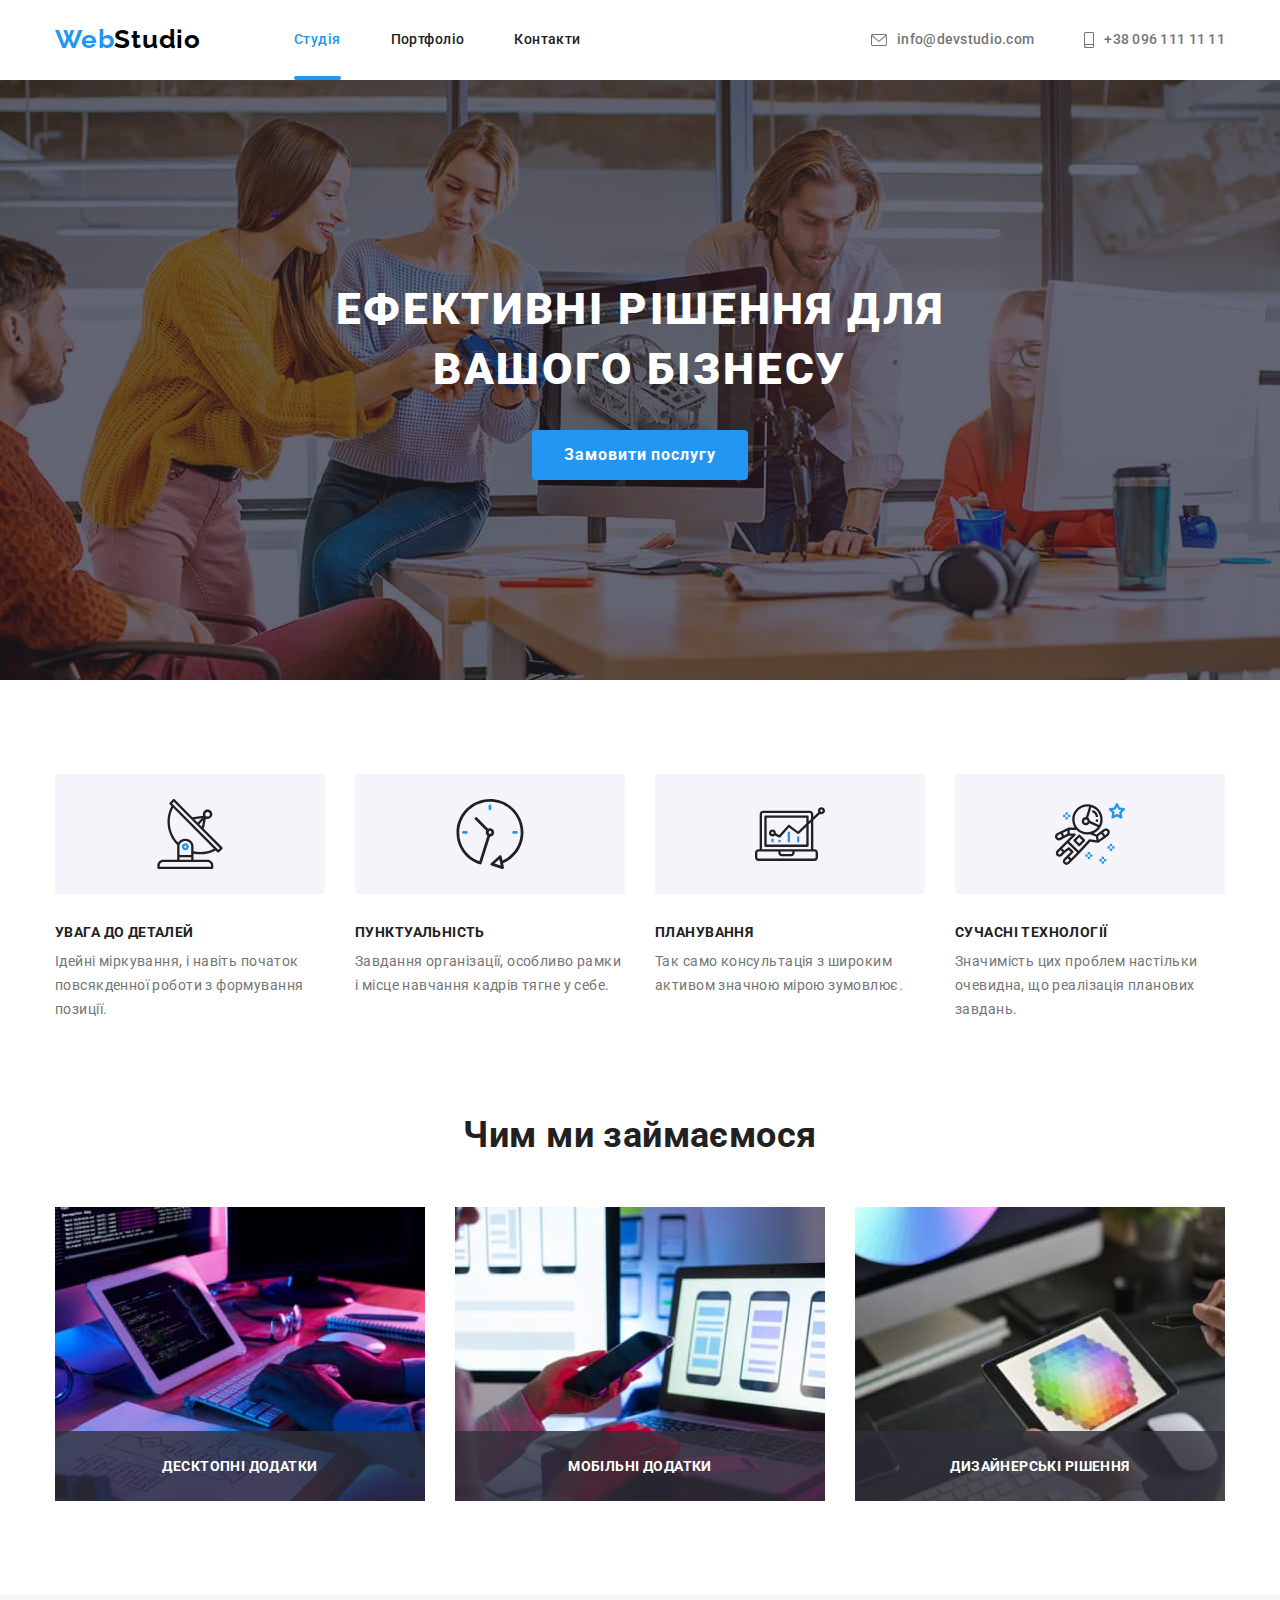
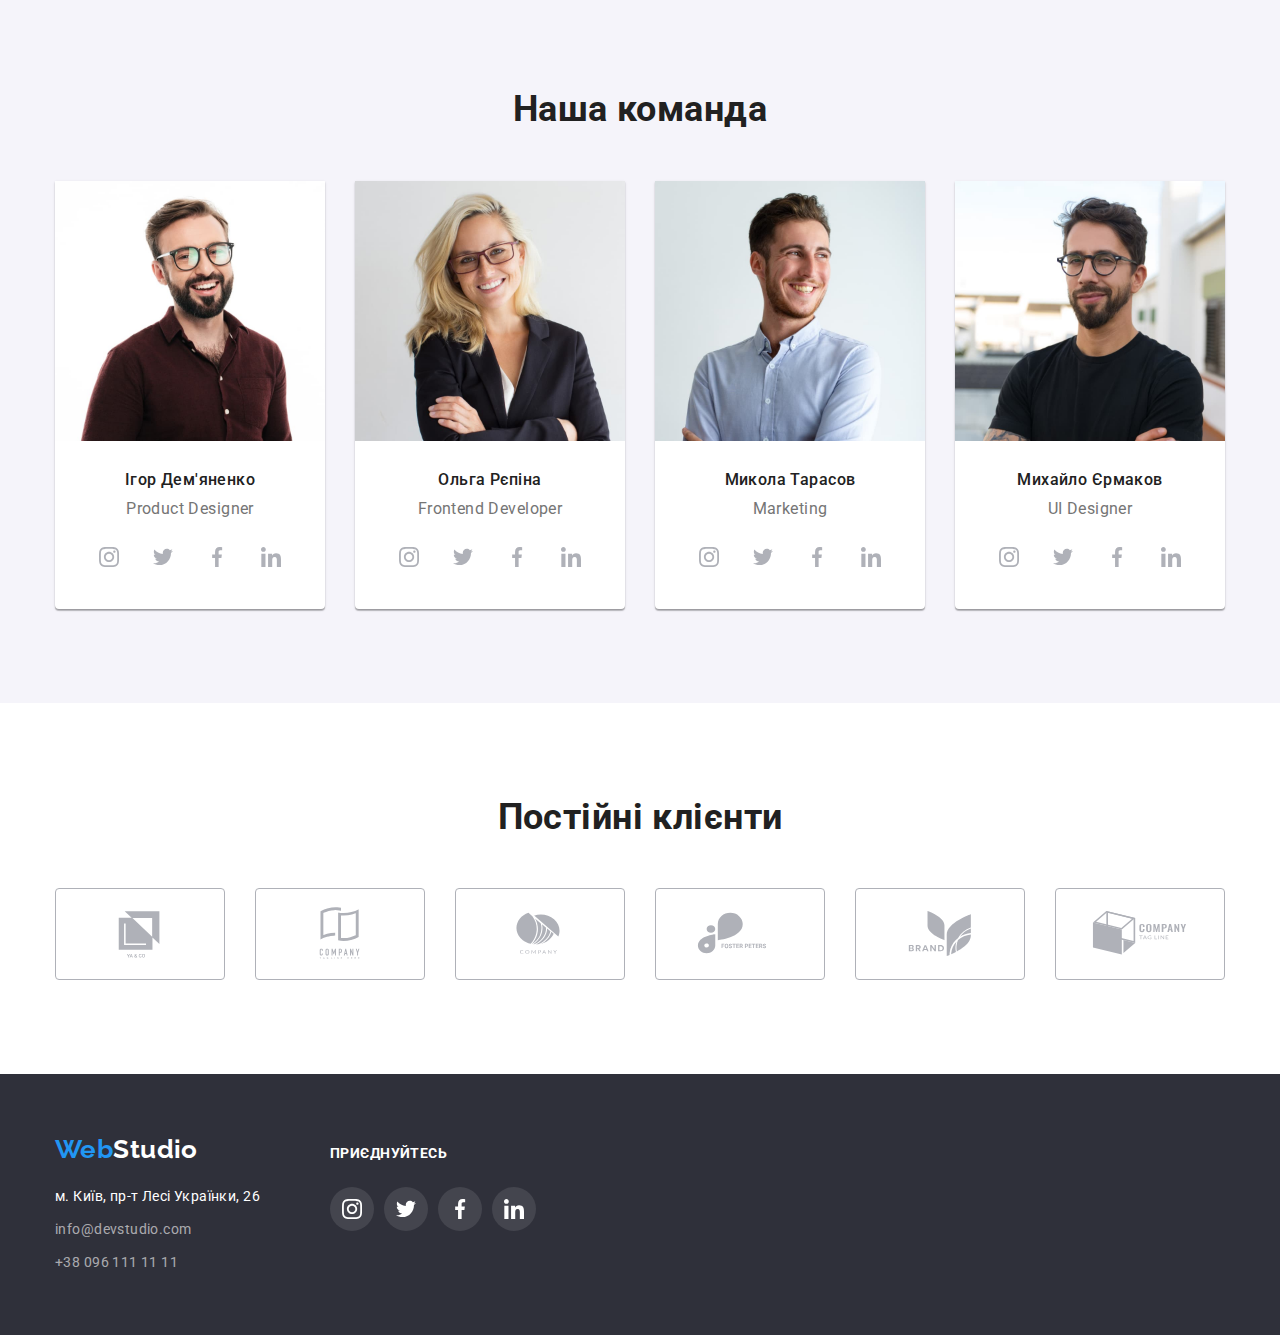
<file: index.html>
<!DOCTYPE html>
<html lang="uk">
	<head>
		<meta charset="UTF-8" />
		<meta http-equiv="X-UA-Compatible" content="IE=edge" />
		<meta name="viewport" content="width=device-width, initial-scale=1.0" />
		<link
			rel="stylesheet"
			href="https://cdnjs.cloudflare.com/ajax/libs/modern-normalize/1.1.0/modern-normalize.min.css"
			integrity="sha512-wpPYUAdjBVSE4KJnH1VR1HeZfpl1ub8YT/NKx4PuQ5NmX2tKuGu6U/JRp5y+Y8XG2tV+wKQpNHVUX03MfMFn9Q=="
			crossorigin="anonymous"
			referrerpolicy="no-referrer"
		/>

		<title>Студія</title>
		<link rel="preconnect" href="https://fonts.googleapis.com" />
		<link rel="preconnect" href="https://fonts.gstatic.com" crossorigin />
		<link
			href="https://fonts.googleapis.com/css2?family=Raleway:wght@700&family=Roboto:wght@400;500;700;900&display=swap"
			rel="stylesheet"
		/>
		<link rel="stylesheet" href="./css/modern-normalize.css" />
		<link rel="stylesheet" href="./css/styles.css" />
	</head>
	<body>
		<div class="backdrop is-hidden" data-modal>
			<div class="modal">
				<button class="modal-close" data-modal-close><svg class="close-icon"><use href="./images/symbol-defs.svg#close-black-btn"></use></svg></button>
			</div>
		</div>
		<header>
			<div class="container">
				<nav class="header-nav">
					<a class="logo" href="./index.html">Web<span class="logo-second-part">Studio</span>
					</a>
					<ul class="site-nav">
						<li class="site-link-item"><a class="link current" href="">Студія</a></li>
						<li class="site-link-item"><a class="link" href="./portfolio.html">Портфоліо</a></li>
						<li class="site-link-item"><a class="link" href="">Контакти</a></li>
					</ul>
				</nav>
				<ul class="header-mail-tel">
					<li>
						<a class="link-mail-tel" href="mailto:info@devstudio.com">
							<svg class="header-icon">
								<use href="./images/symbol-defs.svg#envelope"></use>
							</svg>
							info@devstudio.com
						</a>
					</li>
					<li class="header-last-item">
						<a class="link-mail-tel tel" rel="noopener noreferrer" href="tel:+380961111111">
							<svg class="header-icon-phone">
								<use href="./images/symbol-defs.svg#smartphone"></use>
							</svg>
							+38 096 111 11 11
						</a>
					</li>
				</ul>
			</div>
		</header>
		<main>

			<section class="hero">
				<div class="container">
					<h1 class="hero-title">Ефективні рішення для вашого бізнесу</h1>
					<button class="hero-button" data-modal-open>Замовити послугу</button>
				</div>
			</section>
			<section class="features-class">
				<div class="container">
					<h2 class="visually-hidden">Переваги в роботі</h2>
					<ul class="features">
						<li class="features-item">
							<div class="features-icon-block">
							<svg class="group-icon">
								<use href="./images/symbol-defs.svg#antenna"></use>
							</svg></div>
							<h3 class="features-title">УВАГА ДО ДЕТАЛЕЙ</h3>
							<p class="features-text">Ідейні міркування, і навіть початок повсякденної роботи з формування позиції.</p>
						</li>
						<li class="features-item"><div class="features-icon-block">
							<svg class="group-icon">
								<use href="./images/symbol-defs.svg#clock"></use>
							</svg></div>
							<h3 class="features-title">ПУНКТУАЛЬНІСТЬ</h3>
							<p class="features-text">Завдання організації, особливо рамки і місце навчання кадрів тягне у себе.</p>
						</li>
						<li class="features-item"><div class="features-icon-block">
							<svg class="group-icon">
								<use href="./images/symbol-defs.svg#diagram"></use>
							</svg></div>
							<h3 class="features-title">ПЛАНУВАННЯ</h3>
							<p class="features-text">Так само консультація з широким активом значною мірою зумовлює.</p>
						</li>
						<li class="features-item"><div class="features-icon-block">
							<svg class="group-icon">
								<use href="./images/symbol-defs.svg#astronaut"></use>
							</svg></div>
							<h3 class="features-title">СУЧАСНІ ТЕХНОЛОГІЇ</h3>
							<p class="features-text">Значимість цих проблем настільки очевидна, що реалізація планових завдань.</p>
						</li>
					</ul>
				</div>
			</section>
			<section class="work">
				<div class="container">
					<h2 class="work-title">Чим ми займаємося</h2>
					<ul class="work-pictures">
						<li>
							<div class="work-thumb">
							<img width="370" height="294" src="./images/box1.jpg" alt="Розробник друкує скріпт на клавіатурі" />
						<div class="work-thumb-text-background"><p class="work-thumb-text">Десктопні додатки</p></div></div>
						</li>
						<li><div class="work-thumb">
							<img width="370" height="294" src="./images/box2.jpg" alt="Розробка для смартфонів" /><div class="work-thumb-text-background"><p class="work-thumb-text">Мобільні додатки</p></div></div>
						</li>
						<li><div class="work-thumb">
							<img width="370" height="294" src="./images/box3.jpg" alt="Розробник обирає колір на планшеті" /><div class="work-thumb-text-background"><p class="work-thumb-text">Дизайнерські рішення</p></div></div>
						</li>
					</ul>
				</div>
			</section>
			<section class="team">
				<div class="container">
					<h2 class="work-title">Наша команда</h2>
					<ul class="team-card-list">
						<li class="team-card">
							<img width="270" height="260" src="./images/photo1.jpg" alt="Ігор Дем'яненко" />
							<div class="team-card-container">
								<h3 class="team-member">Ігор Дем'яненко</h3>
								<p class="team-member-position">Product Designer</p>
								<ul class="icons-list">
									<li class="icon-item">
										<a class="icon-link" href="">
											<svg class="instagram-icon">
												<use href="./images/symbol-defs.svg#instagram"></use>
											</svg>
										</a>
									</li>
									<li class="icon-item">
										<a class="icon-link" href="">
											<svg class="instagram-icon">
												<use href="./images/symbol-defs.svg#twitter"></use>
											</svg>
										</a>
									</li>
									<li class="icon-item">
										<a class="icon-link" href="">
											<svg class="instagram-icon">
												<use href="./images/symbol-defs.svg#facebook"></use>
											</svg>
										</a>
									</li>
									<li class="icon-item">
										<a class="icon-link" href="">
											<svg class="instagram-icon">
												<use href="./images/symbol-defs.svg#linkedin"></use>
											</svg>
										</a>
									</li>
								</ul>
							</div>
						</li>
						<li class="team-card">
							<img width="270" height="260" src="./images/photo2.jpg" alt="Ольга Рєпіна" />
							<div class="team-card-container">
								<h3 class="team-member">Ольга Рєпіна</h3>
								<p class="team-member-position">Frontend Developer</p>
								<ul class="icons-list">
									<li class="icon-item">
										<a class="icon-link" href="">
											<svg class="instagram-icon">
												<use href="./images/symbol-defs.svg#instagram"></use>
											</svg>
										</a>
									</li>
									<li class="icon-item">
										<a class="icon-link" href="">
											<svg class="instagram-icon">
												<use href="./images/symbol-defs.svg#twitter"></use>
											</svg>
										</a>
									</li>
									<li class="icon-item">
										<a class="icon-link" href="">
											<svg class="instagram-icon">
												<use href="./images/symbol-defs.svg#facebook"></use>
											</svg>
										</a>
									</li>
									<li class="icon-item">
										<a class="icon-link" href="">
											<svg class="instagram-icon">
												<use href="./images/symbol-defs.svg#linkedin"></use>
											</svg>
										</a>
									</li>
								</ul>
							</div>
						</li>
						<li class="team-card">
							<img width="270" height="260" src="./images/photo3.jpg" alt="Микола Тарасов" />
							<div class="team-card-container">
								<h3 class="team-member">Микола Тарасов</h3>
								<p class="team-member-position">Marketing</p>
								<ul class="icons-list">
									<li class="icon-item">
										<a class="icon-link" href="">
											<svg class="instagram-icon">
												<use href="./images/symbol-defs.svg#instagram"></use>
											</svg>
										</a>
									</li>
									<li class="icon-item">
										<a class="icon-link" href="">
											<svg class="instagram-icon">
												<use href="./images/symbol-defs.svg#twitter"></use>
											</svg>
										</a>
									</li>
									<li class="icon-item">
										<a class="icon-link" href="">
											<svg class="instagram-icon">
												<use href="./images/symbol-defs.svg#facebook"></use>
											</svg>
										</a>
									</li>
									<li class="icon-item">
										<a class="icon-link" href="">
											<svg class="instagram-icon">
												<use href="./images/symbol-defs.svg#linkedin"></use>
											</svg>
										</a>
									</li>
								</ul>
							</div>
						</li>
						<li class="team-card">
							<img width="270" height="260" src="./images/photo4.jpg" alt="Михайло Єрмаков" />
							<div class="team-card-container">
								<h3 class="team-member">Михайло Єрмаков</h3>
								<p class="team-member-position">UI Designer</p>
								<ul class="icons-list">
									<li class="icon-item">
										<a class="icon-link" href="">
											<svg class="instagram-icon">
												<use href="./images/symbol-defs.svg#instagram"></use>
											</svg>
										</a>
									</li>
									<li class="icon-item">
										<a class="icon-link" href="">
											<svg class="instagram-icon">
												<use href="./images/symbol-defs.svg#twitter"></use>
											</svg>
										</a>
									</li>
									<li class="icon-item">
										<a class="icon-link" href="">
											<svg class="instagram-icon">
												<use href="./images/symbol-defs.svg#facebook"></use>
											</svg>
										</a>
									</li>
									<li class="icon-item">
										<a class="icon-link" href="">
											<svg class="instagram-icon">
												<use href="./images/symbol-defs.svg#linkedin"></use>
											</svg>
										</a>
									</li>
								</ul>
							</div>
						</li>
					</ul>
				</div>
			</section>
			<section class="features-class">
				<div class="container">
					<h2 class="work-title">Постійні клієнти</h2>
					<ul class="customers-list">
						<li class="customer-item">
							<a class="customer-link" href="">
								<svg class="custumer-icon">
									<use href="./images/symbol-defs.svg#logo1"></use>
								</svg>
							</a>
						</li>
						<li class="customer-item">
							<a class="customer-link" href="">
								<svg class="custumer-icon">
									<use href="./images/symbol-defs.svg#logo2"></use>
								</svg>
							</a>
						</li>
						<li class="customer-item">
							<a class="customer-link" href="">
								<svg class="custumer-icon">
									<use href="./images/symbol-defs.svg#logo3"></use>
								</svg>
							</a>
						</li>
						<li class="customer-item">
							<a class="customer-link" href="">
								<svg class="custumer-icon">
									<use href="./images/symbol-defs.svg#logo4"></use>
								</svg>
							</a>
						</li>
						<li class="customer-item">
							<a class="customer-link" href="">
								<svg class="custumer-icon">
									<use href="./images/symbol-defs.svg#logo5"></use>
								</svg>
							</a>
						</li>
						<li class="customer-item">
							<a class="customer-link" href="">
								<svg class="custumer-icon">
									<use href="./images/symbol-defs.svg#logo6"></use>
								</svg>
							</a>
						</li>
					</ul>
				</div>
			</section>
		</main>
		<footer class="footer">
			<div class="container box">
				<div class="footer-link-box">
					<a class="logo-footer" href="./index.html">Web<span class="logo-footer-second-part">Studio</span>
					</a>
					<address class="footer-address">
						<ul class="mail-tel">
							<li class="footer-address-item">
								<a
									class="link-mail-address"
									target="_blank"
									rel="noopener noreferrer"
									href="https://www.google.com/maps/place/%D0%B1%D1%83%D0%BB.+%D0%9B%D0%B5%D1%81%D0%B8+%D0%A3%D0%BA%D1%80%D0%B0%D0%B8%D0%BD%D0%BA%D0%B8,+26,+%D0%9A%D0%B8%D0%B5%D0%B2,+02000/@50.4265807,30.5361971,17z/data=!3m1!4b1!4m5!3m4!1s0x40d4cf0e033ecbe9:0x57a4dffefec77da0!8m2!3d50.4265807!4d30.5383858"
								>
									м. Київ, пр-т Лесі Українки, 26
								</a>
							</li>
							<li class="footer-address-item">
								<a
									class="link-mail-tel-footer"
									target="_blank"
									rel="noopener noreferrer"
									href="mailto:info@devstudio.com"
								>
									info@devstudio.com
								</a>
							</li>
							<li class="footer-address-item">
								<a class="link-mail-tel-footer" rel="noopener noreferrer" href="tel:+380961111111">+38 096 111 11 11</a>
							</li>
						</ul>
					</address>
				</div>
				<div class="footer-link-box-join">
					<p class="footer-title">приєднуйтесь</p>
					<ul class="footer-icons-list">
						<li class="footer-icon-item">
							<a class="footer-icon-link" href="">
								<svg class="footer-instagram-icon">
									<use href="./images/symbol-defs.svg#instagram"></use>
								</svg>
							</a>
						</li>
						<li class="footer-icon-item">
							<a class="footer-icon-link" href="">
								<svg class="footer-instagram-icon">
									<use href="./images/symbol-defs.svg#twitter"></use>
								</svg>
							</a>
						</li>
						<li class="footer-icon-item">
							<a class="footer-icon-link" href="">
								<svg class="footer-instagram-icon">
									<use href="./images/symbol-defs.svg#facebook"></use>
								</svg>
							</a>
						</li>
						<li class="footer-icon-item">
							<a class="footer-icon-link" href="">
								<svg class="footer-instagram-icon">
									<use href="./images/symbol-defs.svg#linkedin"></use>
								</svg>
							</a>
						</li>
					</ul>
				</div>
			</div>
		</footer>
		<script src="./js/modal.js"></script>
	</body>
</html>
</file>
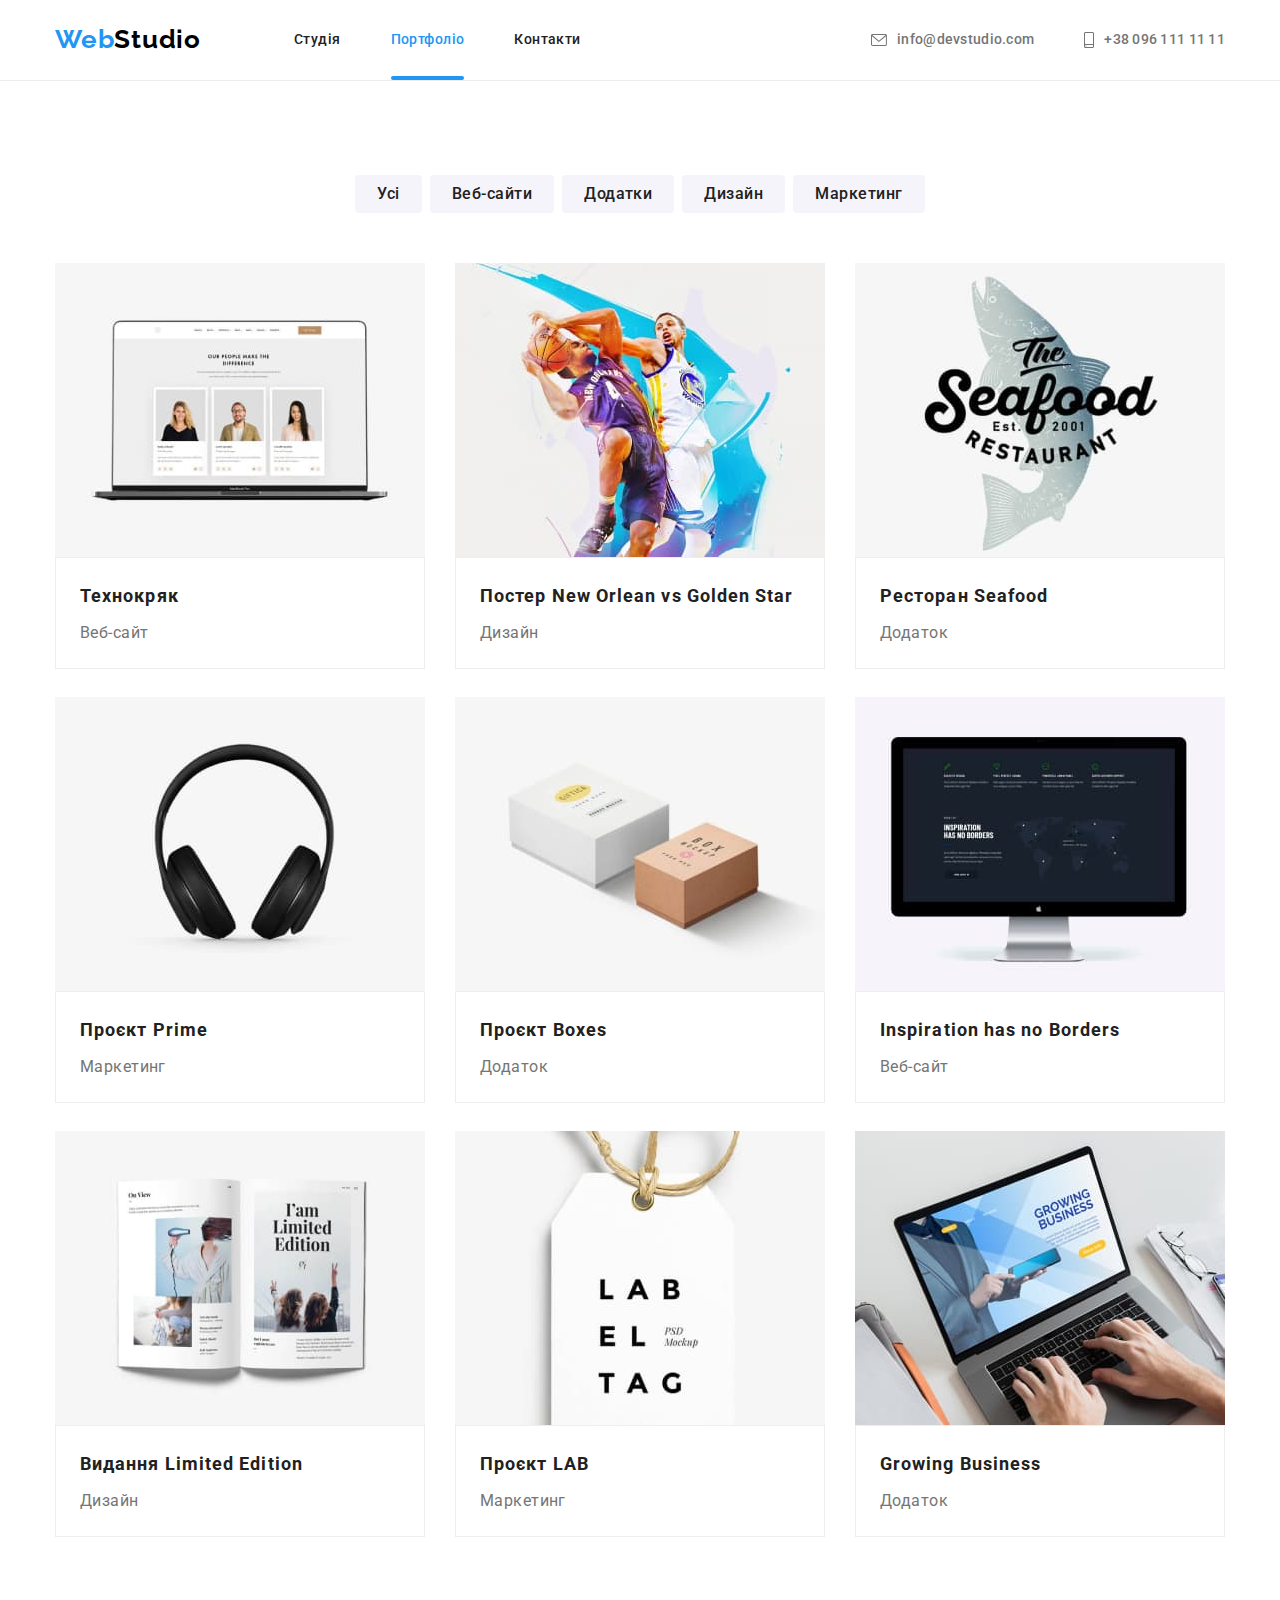
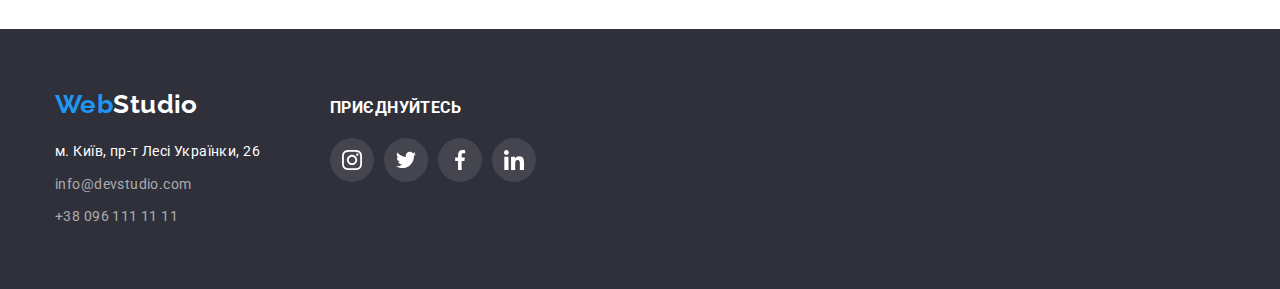
<file: portfolio.html>
<!DOCTYPE html>
<html lang="uk">
	<head>
		<meta charset="UTF-8" />
		<meta http-equiv="X-UA-Compatible" content="IE=edge" />
		<meta name="viewport" content="width=device-width, initial-scale=1.0" />
		<link
			rel="stylesheet"
			href="https://cdnjs.cloudflare.com/ajax/libs/modern-normalize/1.1.0/modern-normalize.min.css"
			integrity="sha512-wpPYUAdjBVSE4KJnH1VR1HeZfpl1ub8YT/NKx4PuQ5NmX2tKuGu6U/JRp5y+Y8XG2tV+wKQpNHVUX03MfMFn9Q=="
			crossorigin="anonymous"
			referrerpolicy="no-referrer"
		/>

		<title>Студія</title>
		<link rel="preconnect" href="https://fonts.googleapis.com" />
		<link rel="preconnect" href="https://fonts.gstatic.com" crossorigin />
		<link
			href="https://fonts.googleapis.com/css2?family=Raleway:wght@700&family=Roboto:wght@400;500;700;900&display=swap"
			rel="stylesheet"
		/>
		<link rel="stylesheet" href="./css/modern-normalize.css" />
		<link rel="stylesheet" href="./css/styles.css" />
	</head>
	<body>
		<header class="header-line">
			<div class="container">
				<nav class="header-nav">
					<a class="logo" href="./index.html">Web<span class="logo-second-part">Studio</span>
					</a>
					<ul class="site-nav">
						<li class="site-link-item"><a class="link" href="./index.html">Студія</a></li>
						<li class="site-link-item">
							<a class="link current" href="./portfolio.html">Портфоліо</a>
						</li>
						<li class="site-link-item"><a class="link" href="">Контакти</a></li>
					</ul>
				</nav>
				<ul class="header-mail-tel">
					<li>
						<a class="link-mail-tel" href="mailto:info@devstudio.com">
							<svg class="header-icon">
								<use href="./images/symbol-defs.svg#envelope"></use>
							</svg>
							info@devstudio.com
						</a>
					</li>
					<li class="header-last-item">
						<a class="link-mail-tel tel" rel="noopener noreferrer" href="tel:+380961111111">
							<svg class="header-icon-phone">
								<use href="./images/symbol-defs.svg#smartphone"></use>
							</svg>
							+38 096 111 11 11
						</a>
					</li>
				</ul>
			</div>
		</header>
		<main>
			<section class="portfolio">
				<div class="container">
					<h1 class="visually-hidden">Портфоліо</h1>
					<ul class="filter">
						<li>
							<button class="button secondary" type="button">Усі</button>
						</li>
						<li>
							<button class="button secondary" type="button">Веб-сайти</button>
						</li>
						<li>
							<button class="button secondary" type="button">Додатки</button>
						</li>
						<li>
							<button class="button secondary" type="button">Дизайн</button>
						</li>
						<li>
							<button class="button secondary" type="button">Маркетинг</button>
						</li>
					</ul>
					<ul class="works">
						<li class="works-item">
							<a class="works-link" href=""><div class="works-animation-area"><div class="works-animation-background"><p class="works-animation-text">Ресурс пропонує комплексні пропозиції з різним рівнем функціоналу та сервісів. Все це дозволить відвідувачу отримати вичерпні відомості про компанію чи приватну особу.</p></div>
								<img width="370" height="294" src="./images/portfolio-img1.jpg" alt="Ноутбук з роботами"/></div>
								<div class="works-item-text-block">
									<h2 class="works-name">Технокряк</h2>
									<p class="works-type">Веб-сайт</p>
								</div>
							</a>
						</li>
						<li class="works-item">
							<a class="works-link" href=""><div class="works-animation-area"><div class="works-animation-background"><p class="works-animation-text">Ресурс пропонує комплексні пропозиції з різним рівнем функціоналу та сервісів. Все це дозволить відвідувачу отримати вичерпні відомості про компанію чи приватну особу.</p></div>
								<img width="370" height="294" src="./images/portfolio-img2.jpg" alt="Баскетболісти у стрибку" /></div>
								<div class="works-item-text-block">
									<h2 class="works-name">Постер New Orlean vs Golden Star</h2>
									<p class="works-type">Дизайн</p>
								</div>
							</a>
						</li>
						<li class="works-item">
							<a class="works-link" href=""><div class="works-animation-area"><div class="works-animation-background"><p class="works-animation-text">Ресурс пропонує комплексні пропозиції з різним рівнем функціоналу та сервісів. Все це дозволить відвідувачу отримати вичерпні відомості про компанію чи приватну особу.</p></div>
								<img
									width="370"
									height="294"
									src="./images/portfolio-img3.jpg"
									alt="Логотип ресторану морської кухні"
								/></div>
								<div class="works-item-text-block">
									<h2 class="works-name">Ресторан Seafood</h2>
									<p class="works-type">Додаток</p>
								</div>
							</a>
						</li>
						<li class="works-item">
							<a class="works-link" href=""><div class="works-animation-area"><div class="works-animation-background"><p class="works-animation-text">Ресурс пропонує комплексні пропозиції з різним рівнем функціоналу та сервісів. Все це дозволить відвідувачу отримати вичерпні відомості про компанію чи приватну особу.</p></div>
								<img width="370" height="294" src="./images/portfolio-img4.jpg" alt="Навушники" /></div>
								<div class="works-item-text-block">
									<h2 class="works-name">Проєкт Prime</h2>
									<p class="works-type">Маркетинг</p>
								</div>
							</a>
						</li>
						<li class="works-item">
							<a class="works-link" href=""><div class="works-animation-area"><div class="works-animation-background"><p class="works-animation-text">Ресурс пропонує комплексні пропозиції з різним рівнем функціоналу та сервісів. Все це дозволить відвідувачу отримати вичерпні відомості про компанію чи приватну особу.</p></div>
								<img width="370" height="294" src="./images/portfolio-img5.jpg" alt="Файні коробочки" /></div>
								<div class="works-item-text-block">
									<h2 class="works-name">Проєкт Boxes</h2>
									<p class="works-type">Додаток</p>
								</div>
							</a>
						</li>
						<li class="works-item">
							<a class="works-link" href=""><div class="works-animation-area"><div class="works-animation-background"><p class="works-animation-text">Ресурс пропонує комплексні пропозиції з різним рівнем функціоналу та сервісів. Все це дозволить відвідувачу отримати вичерпні відомості про компанію чи приватну особу.</p></div>
								<img width="370" height="294" src="./images/portfolio-img6.jpg" alt="Монітор з мапою світу" /></div>
								<div class="works-item-text-block">
									<h2 class="works-name">Inspiration has no Borders</h2>
									<p class="works-type">Веб-сайт</p>
								</div>
							</a>
						</li>
						<li class="works-item">
							<a class="works-link" href=""><div class="works-animation-area"><div class="works-animation-background"><p class="works-animation-text">Ресурс пропонує комплексні пропозиції з різним рівнем функціоналу та сервісів. Все це дозволить відвідувачу отримати вичерпні відомості про компанію чи приватну особу.</p></div>
								<img width="370" height="294" src="./images/portfolio-img7.jpg" alt="Іменований журнал" /></div>
								<div class="works-item-text-block">
									<h2 class="works-name">Видання Limited Edition</h2>
									<p class="works-type">Дизайн</p>
								</div>
							</a>
						</li>
						<li class="works-item">
							<a class="works-link" href=""><div class="works-animation-area"><div class="works-animation-background"><p class="works-animation-text">Ресурс пропонує комплексні пропозиції з різним рівнем функціоналу та сервісів. Все це дозволить відвідувачу отримати вичерпні відомості про компанію чи приватну особу.</p></div>
								<img width="370" height="294" src="./images/portfolio-img8.jpg" alt="Бірка з крутим шрифтом" /></div>
								<div class="works-item-text-block">
									<h2 class="works-name">Проєкт LAB</h2>
									<p class="works-type">Маркетинг</p>
								</div>
							</a>
						</li>
						<li class="works-item">
							<a class="works-link" href=""><div class="works-animation-area"><div class="works-animation-background"><p class="works-animation-text">Ресурс пропонує комплексні пропозиції з різним рівнем функціоналу та сервісів. Все це дозволить відвідувачу отримати вичерпні відомості про компанію чи приватну особу.</p></div>
								<img width="370" height="294" src="./images/portfolio-img9.jpg" alt="Розробка в сфері бізнесу" /></div>
								<div class="works-item-text-block">
									<h2 class="works-name">Growing Business</h2>
									<p class="works-type">Додаток</p>
								</div>
							</a>
						</li>
					</ul>
				</div>
			</section>
		</main>
		<footer class="footer">
			<div class="container box">
				<div class="footer-link-box">
					<a class="logo-footer" href="./index.html">Web<span class="logo-footer-second-part">Studio</span>
					</a>
					<address class="footer-address">
						<ul class="mail-tel">
							<li class="footer-address-item">
								<a
									class="link-mail-address"
									target="_blank"
									rel="noopener noreferrer"
									href="https://www.google.com/maps/place/%D0%B1%D1%83%D0%BB.+%D0%9B%D0%B5%D1%81%D0%B8+%D0%A3%D0%BA%D1%80%D0%B0%D0%B8%D0%BD%D0%BA%D0%B8,+26,+%D0%9A%D0%B8%D0%B5%D0%B2,+02000/@50.4265807,30.5361971,17z/data=!3m1!4b1!4m5!3m4!1s0x40d4cf0e033ecbe9:0x57a4dffefec77da0!8m2!3d50.4265807!4d30.5383858"
								>
									м. Київ, пр-т Лесі Українки, 26
								</a>
							</li>
							<li class="footer-address-item">
								<a
									class="link-mail-tel-footer"
									target="_blank"
									rel="noopener noreferrer"
									href="mailto:info@devstudio.com"
								>
									info@devstudio.com
								</a>
							</li>
							<li class="footer-address-item">
								<a class="link-mail-tel-footer" rel="noopener noreferrer" href="tel:+380961111111">+38 096 111 11 11</a>
							</li>
						</ul>
					</address>
				</div>
				<div class="footer-link-box-join">
					<h3 class="footer-title">приєднуйтесь</h3>
					<ul class="footer-icons-list">
						<li class="footer-icon-item">
							<a class="footer-icon-link" href="">
								<svg class="footer-instagram-icon">
									<use href="./images/symbol-defs.svg#instagram"></use>
								</svg>
							</a>
						</li>
						<li class="footer-icon-item">
							<a class="footer-icon-link" href="">
								<svg class="footer-instagram-icon">
									<use href="./images/symbol-defs.svg#twitter"></use>
								</svg>
							</a>
						</li>
						<li class="footer-icon-item">
							<a class="footer-icon-link" href="">
								<svg class="footer-instagram-icon">
									<use href="./images/symbol-defs.svg#facebook"></use>
								</svg>
							</a>
						</li>
						<li class="footer-icon-item">
							<a class="footer-icon-link" href="">
								<svg class="footer-instagram-icon">
									<use href="./images/symbol-defs.svg#linkedin"></use>
								</svg>
							</a>
						</li>
					</ul>
				</div>
			</div>
		</footer>
	</body>
</html>
</file>
<file: css/styles.css>
/* Основний світлий колір фону #FFFFFF */
/* Темний колір фону футера #2F303A */
/* Основний колір тексту #212121 */
/* Додатковий колір тексту #757575 */
/* 1 Акцентний колір синій #2196F3 */
/* 2 Акцентний колір (лого) #000000 */
/* Колір фільтер кнопок #F5F4FA */

/* ОСНОВНІ */
:root {
	--primary-text-color: #212121;
	--title-text-color: #757575;
	--accent-color: #2196f3;
	--accent-logo-color: #000000;
	--primary-white-color: #ffffff;
	--secondary-btn-color: #f5f4fa;
	--background-footer-color: #2f303a;
	--text-link-footer-color: rgba(255, 255, 255, 0.6);
	--header-bottom-line-color: #ececec;
	--portfolio-border-color: #eeeeee;
	--icon-link-color: #afb1b8;
	--footer-icon-background-color: rgba(255, 255, 255, 0.1);
	--work-thumb-backgroud-color: rgba(47, 48, 58, 0.8);
	--backdrop-background-color: rgba(0, 0, 0, 0.2);
}

body {
	background-color: var(--primary-white-color);
	color: var(--primary-text-color);
	font-family: "Roboto", sans-serif;
	font-size: 14px;
	letter-spacing: 0.03em;
}

p {
	line-height: 1.87;
	color: var(--title-text-color);
}
h1,
h2,
h3,
h4,
h5,
h6,
p {
	margin: 0;
}
img {
	display: block;
	max-width: 100%;
	height: auto;
}
ul {
	list-style: none;
	padding: 0;
	margin: 0;
}
a {
	text-decoration: none;
}
address {
	font-style: normal;
}
button {
	display: block;
	cursor: pointer;
	border: none;
	border-radius: 4px;
}
.container {
	width: 1200px;
	padding: 0 15px;
	margin: 0 auto;
}
/* HEADER */

.site-nav {
	margin-left: 93px;
	display: flex;
	gap: 50px;
}
.header-mail-tel {
	display: flex;
	margin-left: auto;
	align-items: baseline;
}
.header-last-item {
	margin-left: 50px;
}
header .container {
	display: flex;
	align-items: center;
	justify-content: space-between;
}
.header-nav {
	display: flex;
	align-items: center;
}
.header-line {
	border-bottom: 1px solid var(--header-bottom-line-color);
}
.header-icon {
	margin-right: 10px;
	width: 16px;
	height: 12px;
	fill: currentColor;
}
.header-icon-phone {
	margin-right: 10px;
	width: 10px;
	height: 16px;
	fill: currentColor;
}


/* MODAL WINDOW */

.backdrop {
	position: fixed;
	top: 0;
	left: 0;
	bottom: 0;
	right: 0;
	background-color:var(--work-thumb-backgroud-color);
	z-index: 2;
	opacity: 1;
	transition: opacity 250ms cubic-bezier(0.4, 0, 0.2, 1);
}
.backdrop.is-hidden {
	opacity: 0;
	pointer-events: none;
}
.backdrop.is-hidden .modal {
	transform: translate(-50%, -50%) scale(0.1);
}
.modal {
	position: absolute;
	top: 50%;
	left: 50%;
	transform: translate(-50%, -50%);
	min-width: 528px;
	min-height: 581px;
	background: var(--primary-white-color);
	box-shadow: 0px 1px 3px rgba(0, 0, 0, 0.12), 0px 1px 1px rgba(0, 0, 0, 0.14), 0px 2px 1px rgba(0, 0, 0, 0.2);
	border-radius: 4px;
	z-index: 3;
	transform: translate(-50%, -50%) scale(1);
	transition: transform 250ms cubic-bezier(0.4, 0, 0.2, 1);
}
.modal-close {
	position: absolute;
	top: 8px;
	right: 8px;
	width: 30px;
	height: 30px;
	border-radius: 50%;
	padding: 0;
	background: var(--primary-white-color);
	border: 1px solid rgba(0, 0, 0, 0.1);
}
.modal-close:hover {
	background-color: var(--secondary-btn-color);

}
.close-icon {
	position: absolute;
	transform: translate(-50%, -50%);
	width: 18px;
	height: 18px;
}

/* LOGO */
.logo {
	font-family: "Raleway", sans-serif;
	font-weight: 700;
	font-size: 26px;
	line-height: 31px;
	letter-spacing: 0.03em;
	color: var(--accent-color);
	margin-right: 0;
}
.logo-second-part {
	font-weight: 700;
	font-size: 26px;
	line-height: 1.19;
	letter-spacing: 0.03em;
	color: var(--accent-logo-color);
}

.logo-footer {
	font-family: "Raleway", sans-serif;
	font-weight: 700;
	font-size: 26px;
	line-height: 1.19;
	color: var(--accent-color);
}
.logo-footer-second-part {
	font-weight: 700;
	font-size: 26px;
	line-height: 1.19;
	color: var(--primary-white-color);
}

/* КНОПКИ */
.button {
	cursor: pointer;
	border-width: 0ch;
}
.button.primary {
	box-shadow: 0px 3px 1px rgba(0, 0, 0, 0.1), 0px 1px 2px rgba(0, 0, 0, 0.08), 0px 2px 2px rgba(0, 0, 0, 0.12);
	border-radius: 4px;
	background-color: var(--accent-color);
	color: var(--primary-white-color);
	width: 125px;
	height: 38px;
	cursor: pointer;
}
.button.secondary {
	border-radius: 4px;
	font-weight: 500;
	font-size: 16px;
	line-height: 1.625;
	letter-spacing: 0.03em;
	text-align: center;
	box-shadow: none;
	background-color: var(--secondary-btn-color);
	color: var(--primary-text-color);
	padding: 6px 22px;
	transition: box-shadow 250ms cubic-bezier(0.4, 0, 0.2, 1), background-color 250ms cubic-bezier(0.4, 0, 0.2, 1), color 250ms cubic-bezier(0.4, 0, 0.2, 1);
}

.button.secondary:hover {
	box-shadow: 0px 3px 1px rgba(0, 0, 0, 0.1), 0px 1px 2px rgba(0, 0, 0, 0.08), 0px 2px 2px rgba(0, 0, 0, 0.12);
	background-color: var(--accent-color);
	color: var(--primary-white-color);
}
.button.secondary:focus {
	box-shadow: 0px 3px 1px rgba(0, 0, 0, 0.1), 0px 1px 2px rgba(0, 0, 0, 0.08), 0px 2px 2px rgba(0, 0, 0, 0.12);
	background-color: var(--accent-color);
	color: var(--primary-white-color);
}		

/* НАВІШАЦІЯ ПО САЙТУ В ШАПЦІ */

.site-nav .link {
	display: block;
	padding: 32px 0;
	font-weight: 500;
	font-size: 14px;
	line-height: 1.14;
	color: var(--primary-text-color);
	transition: color 250ms cubic-bezier(0.4, 0, 0.2, 1);
}
.site-nav .link.current {
	color: var(--accent-color);
	height: auto;
}
.site-link-item {
position: relative;
}
.link.current::after {
	display: block;
	content:'';
	position: absolute;
	width: 100%;
	height: 4px;
	bottom:0;
	background-color: var(--accent-color);
	border-radius: 2px;
}

.site-nav .link:hover,
.site-nav .link:focus {
	color: var(--accent-color);
}


/* ПОСИЛАННЯ */
.mail-tel {
	line-height: 1.7;
}

.link-mail-tel,
.header-mail-tel {
	display: flex;
	align-items: center;
	font-weight: 500;
	line-height: 1.14;
	letter-spacing: 0.02em;
	color: var(--title-text-color);
	transition: color 250ms cubic-bezier(0.4, 0, 0.2, 1);
}

.link-mail-address {
	font-style: normal;
	line-height: 1.7;
	color: var(--primary-white-color);
	margin-bottom: 9px;
	transition: color 250ms cubic-bezier(0.4, 0, 0.2, 1);
}
.header-mail-tel a:hover {
	color: var(--accent-color);
}
.header-mail-tel a:focus {
	color: var(--accent-color);
}


.mail-tel a:hover {
	color: var(--accent-color);
}
.footer-address {
	margin-top: 20px;
}
.link-mail-tel.tel {
	align-items: center;
}
.link-mail-tel-footer {
	font-style: normal;
	color: var(--text-link-footer-color);
	transition: color 250ms cubic-bezier(0.4, 0, 0.2, 1);
}

/* СЕКЦІЯ ГЕРОЙ */
.hero {
	background: var(--background-footer-color);
	background-image: linear-gradient(to right, rgba(47, 48, 58, 0.4), rgba(47, 48, 58, 0.4)), url(../images/hero-bg.jpg);
	background-repeat: no-repeat;
	background-position: center;
	padding: 200px 0;
	background-size:cover;
	max-width: 1600px;
	height: 600px;
	margin: 0 auto;
}
.hero-title {
	width: 696px;
	margin-left: auto;
	margin-right: auto;
	margin-bottom: 30px;
	font-weight: 900;
	font-size: 44px;
	line-height: 1.36;
	text-align: center;
	letter-spacing: 0.06em;
	text-transform: uppercase;
	color: var(--primary-white-color);
}
.hero-button {
	min-width: 216px;
	background-color: var(--accent-color);
	color: var(--primary-white-color);
	border-radius: 4px;
	border-width: 0ch;
	font-style: normal;
	font-weight: 700;
	font-size: 16px;
	line-height: 1.87;
	text-align: center;
	letter-spacing: 0.06em;
	margin: 0 auto;
	padding: 10px 32px;
	transition: box-shadow 250ms cubic-bezier(0.4, 0, 0.2, 1), background-color 250ms cubic-bezier(0.4, 0, 0.2, 1), color 250ms cubic-bezier(0.4, 0, 0.2, 1);
}
.hero-button:hover {
	box-shadow: 0px 3px 1px rgba(0, 0, 0, 0.1), 0px 1px 2px rgba(0, 0, 0, 0.08), 0px 2px 2px rgba(0, 0, 0, 0.12);
	background-color: var(--secondary-btn-color);
	color: var(--primary-text-color);
}
/* СПИСКИ */
.group-icon {
	width: 70px;
	height: 70px;
}
.features-icon-block {
	display: flex;
	align-items: center;
	justify-content: center;
	width: 270px;
	height: 120px;
	border-radius: 4px;
	margin-bottom: 30px ;
	background-color:var(--secondary-btn-color);
}
.features-class {
	padding: 94px 0;
}
.visually-hidden {
	position: absolute;
	width: 1px;
	height: 1px;
	margin: -1px;
	border: 0;
	padding: 0;

	white-space: nowrap;
	clip-path: inset(100%);
	clip: rect(0 0 0 0);
	overflow: hidden;
}
/* АБЗАЦ */
.features {
	display: flex;
	gap: 30px;
	justify-content: center;
}
.features-item {
	width: 270px;
	height: auto;
	text-align: start;
	justify-content: flex-start;
}
.features-title {
	font-size: 14px;
	text-transform: uppercase;
	margin-bottom: 10px;
}
.features-text {
	line-height: 1.7;
}

/* СЕКЦІЯ FILTER */

.filter {
	display: flex;
	justify-content: center;
	margin-bottom: 50px;
	gap: 8px;
}
.filter:last-child {
	margin-right: 0;
}
.portfolio {
	padding: 94px 0;
}
/* СЕКЦІЯ РОБОТИ */
.works {
	display: flex;
	flex-wrap: wrap;
	gap: 30px;
}

.works-link {
	position: relative;
	display: block;
	box-shadow: none;
	transition: box-shadow 250ms cubic-bezier(0.4, 0, 0.2, 1);
}
.works-link:hover {
	box-shadow: 0px 1px 1px rgba(0, 0, 0, 0.12), 0px 4px 4px rgba(0, 0, 0, 0.06), 1px 4px 6px rgba(0, 0, 0, 0.16);
}
.works-link:focus {
	box-shadow: 0px 1px 1px rgba(0, 0, 0, 0.12), 0px 4px 4px rgba(0, 0, 0, 0.06), 1px 4px 6px rgba(0, 0, 0, 0.16);
}
.works-item {
	width: 370px;
	height: 404px;
}


.works-type {
	font-size: 16px;
	margin-top: 4px;
}
.works-name {
	margin-bottom: 0px;
	margin-right: auto;
	font-size: 18px;
	line-height: 2;
	letter-spacing: 0.06em;
	color: var(--primary-text-color);
}

.works-item-text-block {
	padding: 20px 24px;
	border: 1px solid var(--portfolio-border-color);
}

.works-animation-area {
	position: relative;
	overflow: hidden;
	width: 100%;
	height: 100%;
}
.works-animation-background {
	position: absolute;
	transform: translateY(101%);
	transition: transform 250ms cubic-bezier(0.4, 0, 0.2, 1);
	width: 100%;
	height: 100%;
	padding: 63px 24px;
	background-color: rgba(33, 150, 243, 0.9);
}
.works-link:hover .works-animation-background{
	transform: translateY(0);
}
.works-link:focus .works-animation-background{
	transform: translateY(0);
}
.works-animation-text {
	position: absolute;
	font-size: 18px;
	line-height: 1.56;
	letter-spacing: 0.03em;
	width: 85%;
	height: auto;
	color: var(--primary-white-color);
}

/* РОБОТА */
.work {
	padding-top: 0;
	padding-bottom: 94px;
}
.work-title {
	font-weight: 700;
	font-size: 36px;
	line-height: 1.16;
	margin-bottom: 50px;
	text-align: center;
}
.work-pictures {
	display: flex;
	gap: 30px;
	justify-content: center;
}
.work-thumb {
	position: relative;
}

.work-thumb-text {
display: flex;
align-items: center;
justify-content: center;
	color: var(--primary-white-color);
    text-transform: uppercase;
    font-weight: 700;
	position: absolute;
	bottom: 0;
	width: 100%;
	height: 70px;
	background-color: var(--work-thumb-backgroud-color);
}

/* КОМАНДА */
.team {
	padding-top: 94px;
	padding-bottom: 94px;
	background-color: var(--secondary-btn-color);
}
.team-card-list {
	display: flex;
	gap: 30px;
}

.team-card {
	background: var(--primary-white-color);
	box-shadow: 0px 1px 3px rgba(0, 0, 0, 0.12), 0px 1px 1px rgba(0, 0, 0, 0.14), 0px 2px 1px rgba(0, 0, 0, 0.2);
	border-radius: 0px 0px 4px 4px;
	width: 270px;
	text-align: center;
}
.team-title {
	text-align: center;
}
.team-member {
	font-weight: 500;
	font-size: 16px;
	line-height: 1.18;
	color: #212121;
}
.team-member-position {
	margin-top: 10px;
	font-size: 16px;
	line-height: 1.18;
}
.team-card-container {
	padding: 30px 0;
}

/* ФУТЕР */
.footer {
	padding: 60px 0;
	background: var(--background-footer-color);
}
.footer-address-item:not(:last-child) {
	margin-bottom: 9px;
}
.footer-title {
	color: var(--primary-white-color);
	text-transform: uppercase;
	font-weight: 700;
}
.footer-link-box {
	display: inline-block;
}
.footer-link-box-join {
	margin-left: 70px;
}
/* FOOTER_LINK */
.box {
	display: flex;
	align-items: baseline;
}
.footer-icons-list {
	display: flex;
	justify-content: center;
	gap: 10px;
	margin-top: 20px;
}
.footer-icon-link {
	display: flex;
	justify-content: center;
	align-items: center;
	width: 44px;
	height: 44px;
	border-radius: 50%;
	background-color: var(--footer-icon-background-color);
	transition: background-color 250ms cubic-bezier(0.4, 0, 0.2, 1);
}
.footer-icon-link:hover {
	background-color: var(--accent-color);
}
.footer-icon-link:focus {
	background-color: var(--accent-color);
}
.footer-instagram-icon {
	width: 20px;
	height: 20px;
	fill: var(--primary-white-color);
}

/* ICONS */

.icons-list {
	display: flex;
	justify-content: center;
	gap: 10px;
	margin-top: 16px;
}

.icon-link {
	display: flex;
	justify-content: center;
	align-items: center;
	width: 44px;
	height: 44px;
	border-radius: 50%;
	color:var(--icon-link-color);
	background-color: var(--primary-white-color);
	transition: background-color 250ms cubic-bezier(0.4, 0, 0.2, 1), color 250ms cubic-bezier(0.4, 0, 0.2, 1);
}
.icon-link:hover, .icon-link:focus {
background-color: var(--accent-color);
color: var(--primary-white-color);
}
.instagram-icon {
	width: 20px;
	height: 20px;
	fill: currentColor;
}
/* CUSTOMERS */
.customers-list {
	display: flex;
	justify-content: center;
	gap: 30px;
}
.customer-link {
	width: 170px;
	height: 92px;
	border-radius: 4px;
	display: flex;
	justify-content: center;
	align-items: center;
	color: var(--icon-link-color);
	border: solid rgba(175, 177, 184, 1) 1px;
	transition: border-color 250ms cubic-bezier(0.4, 0, 0.2, 1), color 250ms cubic-bezier(0.4, 0, 0.2, 1);
}
.customer-link:hover {
	border-color: var(--accent-color);
	color: var(--accent-color);
}
.customer-link:focus {
	border-color: var(--accent-color);
	color: var(--accent-color)
}

.custumer-icon {
	width: 106px;
	height: 60px;
	fill: currentColor;
}
</file>
